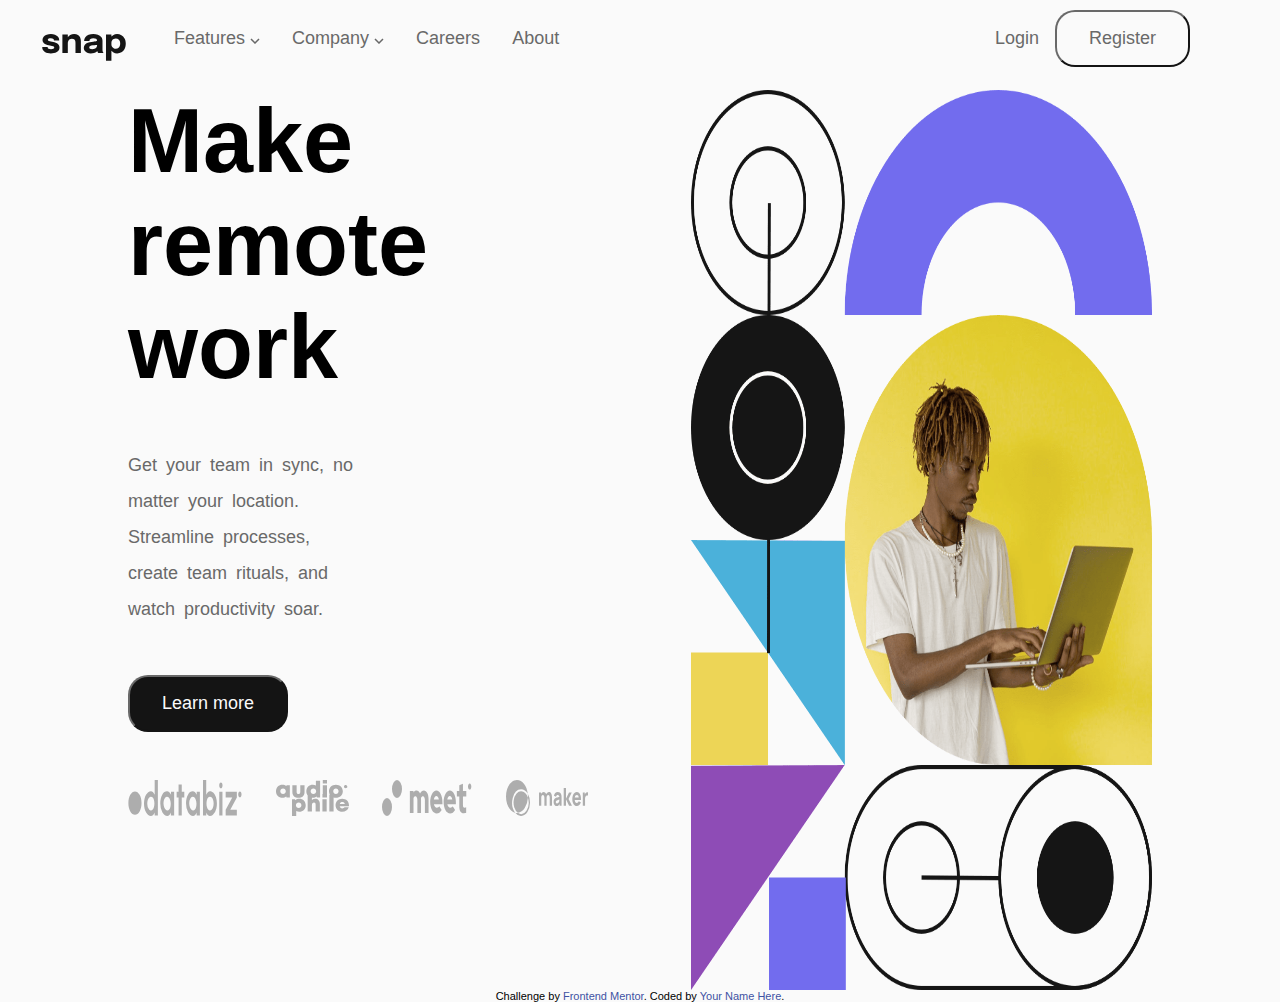
<file: intro-section-with-dropdown-navigation-main/index.html>
<!DOCTYPE html>
<html lang="en">
<head>
  <meta charset="UTF-8">
  <meta name="viewport" content="width=device-width, initial-scale=1.0"> <!-- displays site properly based on user's device -->

  <link rel="icon" type="image/png" sizes="32x32" href="./images/favicon-32x32.png">

  <link rel="stylesheet" href="style.css">
  
  <title>Frontend Mentor | Intro section with dropdown navigation</title>

  <!-- Feel free to remove these styles or customise in your own stylesheet 👍 -->
  <style>
    .attribution { font-size: 11px; text-align: center; }
    .attribution a { color: hsl(228, 45%, 44%); }
  </style>
</head>
<body>
  <header>
    <img id="logo" src="images/logo.svg" alt="">
    <nav>
      <ul>
      <li><div class="dropdown">
          <a data-dropdown-button class="dropdown-head" href="#">Features <img src="images/icon-arrow-down.svg" alt=""> </a>
          <div class="dropdown-menu">
            <ul>
              <li><a href="#">Todo List</a></li>
              <li><a href="#">Calendar</a></li>
              <li><a href="#">Reminders</a></li>
              <li><a href="#">Planning</a></li>
            </ul>
          </div>
        </div></li>
        <li><div class="dropdown">
          <a data-dropdown-button class="dropdown-head" href="#">Company <img src="images/icon-arrow-down.svg" alt=""> </a>
          <div class="dropdown-menu">
            <ul>
              <li><a href="#">History</a></li>
              <li><a href="#">Our Team</a></li>
              <li><a href="#">Blog</a></li>
            </ul>
          </div></li>
        <li><a href="#">Careers</a></li>
        <li><a href="#">About</a></li>
      </ul>
      <div class="">
        <ul>
          <li><a href="#">Login</a></li>
          <button>Register</button>
        </ul>
      </div>
    </nav>
  </header>
  <main>
    <div class="hero-text">
      <h1>Make <br> remote work</h1>
      <p>Get your team in sync, no matter your location. Streamline processes,
      create team rituals, and watch productivity soar.</p>
      <button>Learn more</button>
      <div class="logos">
        <img src="images/client-databiz.svg" alt="">
        <img src="images/client-audiophile.svg" alt="">
        <img src="images/client-meet.svg" alt="">
        <img src="images/client-maker.svg" alt="">
      </div>
    </div>
      <img id="hero-img" src="images/image-hero-desktop.png" alt="">
  </main>

  <!-- Features
  Company
  Careers
  About

  Login
  Register

  Make remote work

  Get your team in sync, no matter your location. Streamline processes, 
  create team rituals, and watch productivity soar.

  Learn more -->
  
  <div class="attribution">
    Challenge by <a href="https://www.frontendmentor.io?ref=challenge" target="_blank">Frontend Mentor</a>. 
    Coded by <a href="#">Your Name Here</a>.
  </div>
  <!-- <script src="main.js"></script> -->
</body>
</html>
</file>
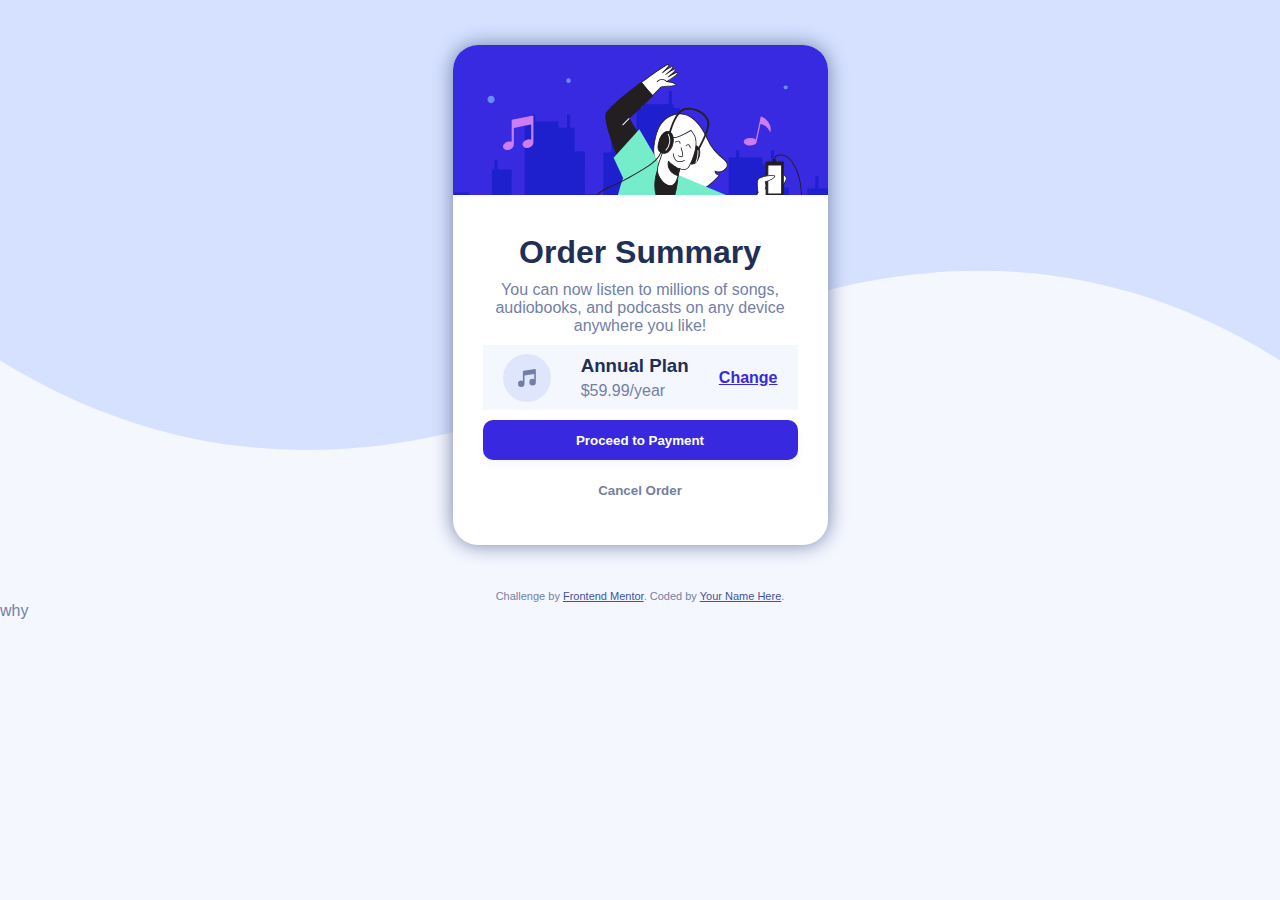
<file: order-summary-component/index.html>
<!DOCTYPE html>
<html lang="en">
  <head>
    <meta charset="UTF-8" />
    <meta name="viewport" content="width=device-width, initial-scale=1.0" />
    <!-- displays site properly based on user's device -->
<link rel="stylesheet" href="style.css">
    <link
      rel="icon"
      type="image/png"
      sizes="32x32"
      href="./images/favicon-32x32.png"
    />

    <title>Frontend Mentor | Order summary card</title>

    <!-- Feel free to remove these styles or customise in your own stylesheet 👍 -->
    <style>
      .attribution {
        font-size: 11px;
        text-align: center;
      }
      .attribution a {
        color: hsl(228, 45%, 44%);
      }
    </style>
  </head>
  <body>
    <main>
      <svg id="illustration-hero" xmlns="http://www.w3.org/2000/svg" xmlns:xlink="http://www.w3.org/1999/xlink" width="100%" height="30%">
        <defs>
          <path id="a" d="M0 0h450v220H0z" />
        </defs>
        <g fill="none" fill-rule="evenodd">
          <mask id="b" fill="#fff">
            <use xlink:href="#a" />
          </mask>
          <use fill="#382AE1" xlink:href="#a" />
          <path fill="#1E1FCD" fill-rule="nonzero"
            d="M218.812 46v13.368h1.685v3.623h6.303v77.983l12.758 6.699v-12.891h3.046v14.545l2.984 1.543v112.908L31.9 266.214v-72.237h7.013V124.52h2.548v-9.55h3.045v9.55h14.15l-.001.014v.196c-.01 2.072-.088 19.036-.094 31.525v3.018c.003 5.998.028 10.37.094 10.445.066.075.784.104 1.747.108h.5c2.152-.008 5.071-.108 5.071-.108v36.439h5.786V76.399h7.379v-7.156h3.045V76.4h23.111v6.395h8.79v-13.55h3.045v13.55h4.314v23.771h10.353v42.63h12.18v38.692h6.384v-80.419h8.04V95.156h3.044v12.312h22.117V63.022h6.455v-3.654h25.75V46h3.046zM15.842 147.489v4.151h3.198L25.475 265.9H-8l6.445-114.259H.962v-4.151h14.88z"
            mask="url(#b)" />
          <path fill="#1E1FCD" fill-rule="nonzero"
            d="M422.812 82v13.368h1.685v3.623h6.303v77.983l12.758 6.699v-12.891h3.046v14.545l2.984 1.543v112.908L235.9 302.214v-72.237h7.013V160.52h2.548v-9.55h3.045v9.55h14.15l-.001.014v.196c-.01 2.072-.088 19.036-.094 31.525v3.018c.003 5.998.028 10.37.094 10.445.066.075.784.104 1.747.108h.5c2.152-.008 5.071-.108 5.071-.108v36.439h5.786V112.399h7.379v-7.156h3.045v7.156h23.111v6.395h8.79v-13.55h3.045v13.55h4.314v23.771h10.353v42.63h12.18v38.692h6.384v-80.419h8.04v-12.312h3.044v12.312h22.117V99.022h6.455v-3.654h25.75V82h3.046zm-202.97 101.489v4.151h3.198l6.435 114.259H196l6.445-114.259h2.517v-4.151h14.88z"
            mask="url(#b)" />
          <g fill-rule="nonzero" mask="url(#b)">
            <path fill="#FFF"
              d="M224.743 27.894c-.147-2.117-9.625 4.042-9.625 4.042s8.029-6.159 7.34-7.698c-.688-1.54-9.734 5.196-9.734 5.196s8.257-6.351 6.982-7.707c-1.275-1.357-10.093 5.782-10.093 5.782s8.992-7.9 5.56-8.092c-1.541-.082-13.643 8.138-26.754 18.008 3.67 4.582 7.34 9.008 11.304 13.288 4.202-4.344 7.514-7.799 7.964-8.376 1.348-1.732 14.744-.577 14.799-2.694.055-2.117-8.826-3.08-8.826-3.08s11.23-6.552 11.083-8.669z" />
            <path fill="#231F20"
              d="M199.667 51.125a.404.404 0 01-.302-.128c-3.524-3.812-7.12-8.037-11.332-13.316a.421.421 0 01-.091-.311.458.458 0 01.165-.284c9.698-7.332 24.837-18.081 27.002-18.081.485-.046.942.234 1.12.687.293.825-.734 2.346-2.083 3.877 2.514-1.677 5.028-2.97 5.817-2.126.186.2.273.471.238.742-.064.751-.917 1.833-2.055 3.033 1.725-1.017 3.34-1.787 4.083-1.594a.77.77 0 01.55.43c.45.963-1.275 2.924-3.284 4.766 2.156-1.155 4.34-2.09 5.175-1.668a.834.834 0 01.468.715c.137 1.98-7.157 6.561-10.286 8.43 2.863.395 8.01 1.375 7.964 3.355 0 1.439-3.037 1.677-7.945 1.933-2.863.156-6.423.349-6.937 1.008-.514.66-3.028 3.281-7.991 8.413a.45.45 0 01-.276.12zM188.96 37.498c3.955 4.949 7.34 8.972 10.717 12.6 5.817-6.01 7.34-7.679 7.624-8.018.697-.916 3.322-1.1 7.551-1.329 2.496-.137 7.139-.384 7.157-1.118 0-1.072-4.367-2.208-8.45-2.657a.413.413 0 01-.358-.33.421.421 0 01.192-.45c5.441-3.152 11.01-7.11 10.937-8.247-.569-.394-4.68 1.613-8.982 4.408a.422.422 0 01-.477-.687c4.138-3.171 7.496-6.534 7.184-7.194-.615-.303-4.799 2.144-9.093 5.36a.422.422 0 01-.514-.668c2.634-2.034 6.845-5.728 6.955-6.983v-.1c-.514-.57-5.074 2.208-9.551 5.818a.432.432 0 01-.587-.064.403.403 0 010-.577c3.202-2.823 6.477-6.415 6.184-7.23 0-.083-.211-.12-.376-.129-1.257-.064-11.543 6.653-26.113 17.595z" />
            <path fill="#231F20"
              d="M153.058 68.876c-2.698 8.514 13.597 47.837 13.597 47.837l20.186-24.917c-.45-.77-10.653-18.493-10.653-18.493s15.057-13.92 23.452-22.59c-3.945-4.28-7.67-8.743-11.304-13.288-16.111 12.133-33.792 26.76-35.278 31.451z" />
            <path fill="#231F20"
              d="M166.655 117.117h-.1a.394.394 0 01-.313-.248c-.67-1.604-16.322-39.543-13.606-48.103 1.532-4.83 19.268-19.52 35.443-31.653a.404.404 0 01.56.064c4.193 5.26 7.78 9.476 11.295 13.27.14.157.14.393 0 .55-7.735 7.991-21.287 20.583-23.241 22.388a54892.79 54892.79 0 0010.505 18.218c.09.14.09.32 0 .459l-20.185 24.908a.404.404 0 01-.358.147zm21.635-79.133c-15.23 11.473-33.379 26.393-34.865 31.011-2.44 7.698 11.258 41.853 13.322 46.93l19.617-24.166-10.506-18.255a.421.421 0 01.083-.504c.146-.137 14.827-13.746 23.176-22.296-3.376-3.666-6.826-7.716-10.827-12.72z" />
            <path fill="#FFF"
              d="M201.044 109.529c1.651 11.418 9.257 21.077 17.515 29.902 4.945 5.242 11.01 10.576 18.25 10.237 3.458-.174 6.706-1.66 9.725-3.345a73.677 73.677 0 0019.974-16.212 4.476 4.476 0 01-4.468-3.995 8.854 8.854 0 009.175-1.027c5.615-4.453 2.89-8.385-1.404-11.702a51.724 51.724 0 01-15.551-19.62c-5.359-11.97-16.002-27.96-31.765-24.313-15.157 3.5-19.268 17.082-21.36 30.553a31.9 31.9 0 00-.091 9.522z" />
            <path fill="#231F20"
              d="M236.13 150.098c-7.111 0-13.02-5.223-17.874-10.383-7.753-8.247-15.91-18.264-17.625-30.122a32.412 32.412 0 01.064-9.696c.918-5.773 2.376-13.169 5.835-19.162a23.56 23.56 0 0115.837-11.74c7.193-1.658 20.937-.678 32.25 24.551a51.119 51.119 0 0015.424 19.465c3.211 2.483 4.716 4.665 4.734 6.882 0 1.833-1.11 3.72-3.33 5.499a9.276 9.276 0 01-8.854 1.384 4.12 4.12 0 003.899 2.886.413.413 0 01.395.239.403.403 0 01-.065.449 73.292 73.292 0 01-20.084 16.358c-2.835 1.576-6.24 3.216-9.91 3.39h-.697zm-9.295-80.773c-1.439 0-2.873.164-4.276.486-14.89 3.446-18.91 16.55-21.038 30.242a31.616 31.616 0 00-.064 9.439c1.679 11.638 9.744 21.536 17.432 29.674 4.882 5.186 10.818 10.447 17.92 10.08 3.495-.165 6.789-1.76 9.542-3.29a72.532 72.532 0 0019.267-15.533 4.924 4.924 0 01-4.018-4.316.403.403 0 01.183-.376.395.395 0 01.413 0 8.431 8.431 0 008.707-.972c2.01-1.603 3.028-3.225 3.01-4.83 0-1.905-1.45-3.94-4.404-6.222a52.017 52.017 0 01-15.672-19.776c-9.074-20.308-19.662-24.606-27.002-24.606z" />
            <path fill="#FFF"
              d="M305.851 145.37c-.642 2.538-11.184 21.343-11.184 21.343l13.763 7.432s12.45-20.84 13.514-22.223c1.065-1.384 10.093-13.398 11.323-17.613 1.23-4.216-7.45-7.332-11.01-6.993-3.56.34-15.763 15.515-16.406 18.054z" />
            <path fill="#231F20"
              d="M308.411 174.567a.361.361 0 01-.193-.055l-13.762-7.432a.403.403 0 01-.202-.257.394.394 0 010-.32c3.67-6.48 10.634-19.246 11.139-21.234.679-2.694 13.02-18.044 16.744-18.328 2.707-.23 8.35 1.41 10.616 4.15a3.598 3.598 0 01.844 3.373c-1.312 4.582-11.295 17.632-11.386 17.76-1.046 1.348-13.369 21.994-13.497 22.178a.395.395 0 01-.303.165zm-13.166-8.028l13.02 7.047c1.678-2.813 12.33-20.62 13.33-21.92 2.102-2.75 10.149-13.637 11.25-17.477a2.747 2.747 0 00-.689-2.611c-2.064-2.502-7.431-4.06-9.89-3.85-3.358.294-15.451 15.58-16.011 17.742-.606 2.392-9.487 18.347-11.01 21.069z" />
            <path fill="#231F20"
              d="M301.897 153.498l-12.295 14.975-26.516-17.751-11.295 21.004s37.554 28.161 42.876 25.467c5.321-2.694 21.442-35.924 21.442-35.924l-14.212-7.77z" />
            <path fill="#231F20"
              d="M293.814 197.761c-7.744 0-38.6-22.965-42.27-25.714a.412.412 0 01-.11-.514l11.294-21.004a.404.404 0 01.578-.147l26.195 17.55 12.066-14.663a.395.395 0 01.504-.1l14.258 7.77a.412.412 0 01.165.532c-.66 1.366-16.267 33.385-21.662 36.107-.32.141-.67.204-1.018.183zm-41.509-26.154c10.607 7.927 38.031 27.327 42.206 25.229 4.853-2.466 19.387-31.855 21.103-35.392l-13.616-7.433-12.084 14.718a.386.386 0 01-.532.083l-26.158-17.513-10.919 20.308zM313.155 116.878l-.12 36.62h17.351v-36.62z" />
            <path fill="#231F20"
              d="M330.386 153.938h-17.35a.404.404 0 01-.404-.412l.11-36.657a.413.413 0 01.413-.403h17.23c.224 0 .404.18.404.403v36.657a.403.403 0 01-.403.412zm-16.938-.806h16.516v-35.85H313.54l-.092 35.85z" />
            <path fill="#FFF" d="M314.916 120.113l-.091 28.776h13.781v-28.776z" />
            <path fill="#231F20"
              d="M328.606 149.301h-13.763a.404.404 0 01-.294-.119.403.403 0 01-.119-.302l.083-28.767a.422.422 0 01.422-.412h13.689c.228 0 .413.184.413.412v28.776a.413.413 0 01-.431.412zm-13.36-.861h12.938v-27.905h-12.846l-.091 27.905z" />
            <path fill="#FFF"
              d="M305.099 147.276s-2.587-12.335 1.294-14.269c3.88-1.933 17.221-4.197 15.157-1.173s-9.294 4.894-9.294 4.894 1.486 4.316-.147 7.377" />
            <path fill="#231F20"
              d="M305.099 147.688a.404.404 0 01-.404-.33c-.11-.513-2.615-12.674 1.514-14.727 3.35-1.658 14.157-3.794 15.735-1.997a1.09 1.09 0 01-.055 1.438c-1.835 2.75-7.496 4.49-9.11 4.95.339 1.2 1.11 4.636-.303 7.33a.422.422 0 01-.57.165.43.43 0 01-.173-.568c1.532-2.859.137-6.992.119-7.038a.412.412 0 010-.33.44.44 0 01.266-.21c.073 0 7.101-1.833 9.056-4.72.137-.202.174-.348.11-.422-.991-1.136-11.01.367-14.735 2.2-2.946 1.466-1.762 10.456-1.065 13.801a.412.412 0 01-.32.495l-.065-.037z" />
            <path fill="#75ECCA"
              d="M209.173 123.32l-22.855-39.185-25.69 28.491 9.541 20.546s-14.68 34.705-14.68 102.73c0 0 78.154-.339 97.825-.339l-25.69-39.91s6.423-18.493 9.735-23.112l19.13 10.402 22.37-30.434-69.686-29.188z" />
            <path fill="#231F20"
              d="M208.843 160.674c12.615 7.331 15.597-22.47 16.157-28.922.256-1.775.15-3.583-.312-5.316-.725-2.199-2.422-3.903-4.12-5.498-2.027-1.833-4.367-3.757-7.129-3.876a8.26 8.26 0 00-6.578 3.436 20.15 20.15 0 00-3.156 6.983c-2.973 10.365-2.863 21.307 2.871 30.728a6.591 6.591 0 001.991 2.263l.276.202z" />
            <path fill="#231F20"
              d="M212.614 162.232a7.934 7.934 0 01-3.973-1.21l-.285-.174a6.903 6.903 0 01-2.12-2.401c-5.256-8.642-6.266-19.373-2.917-31.048a20.562 20.562 0 013.22-7.12 8.6 8.6 0 016.919-3.593c2.826.119 5.22 1.988 7.34 3.986 1.725 1.586 3.468 3.336 4.23 5.636.473 1.793.586 3.662.33 5.499-.853 9.613-3.303 26.264-10.093 29.774a5.725 5.725 0 01-2.651.65zm.568-44.74a7.875 7.875 0 00-6.01 3.281 19.801 19.801 0 00-3.073 6.846c-3.294 11.455-2.312 21.994 2.826 30.406a6.17 6.17 0 001.835 2.136l.266.155c2.184 1.274 4.11 1.448 5.881.532 4.716-2.438 8.258-13.05 9.671-29.133a13.135 13.135 0 00-.294-5.16c-.697-2.116-2.358-3.775-4.01-5.296-2.054-1.888-4.302-3.666-6.871-3.767h-.22zm33.306-12.701c1.165 4.224-.743 9.604-3.606 12.729-1.908 2.062-6.092 2.612-6.936-.743a17 17 0 012.174-13.04c1.835-3.015 5.35-4.738 7.607-.862.335.603.591 1.247.761 1.916z" />
            <path fill="#231F20"
              d="M239.084 119.582a4.414 4.414 0 01-1.046-.12 3.393 3.393 0 01-2.487-2.593 17.477 17.477 0 012.184-13.334c1.285-2.062 3.101-3.308 4.799-3.299.963 0 2.349.45 3.505 2.447.364.63.648 1.305.844 2.007 1.266 4.582-.918 10.08-3.67 13.105a5.729 5.729 0 01-4.13 1.787zm3.404-18.54c-1.395 0-2.945 1.11-4.065 2.906a16.634 16.634 0 00-2.083 12.729c.19.978.93 1.758 1.9 1.997a4.765 4.765 0 004.34-1.43c2.587-2.803 4.697-8.091 3.523-12.343a7.711 7.711 0 00-.762-1.833c-.78-1.338-1.725-2.025-2.816-2.035l-.037.01z" />
            <path fill="#FFF"
              d="M226.808 123.696c-1.836 7.03-3.67 23.04-15.369 14.663a14.835 14.835 0 01-3.101-3.317c-5.762-7.67-4.12-12.51-1.138-20.931 1.285-3.666 2.395-7.332 3.67-10.997 1.276-3.666 3.377-7.112 5.12-10.585-.064.12 5.734.916 11.533-1.714 5.799-2.63 10.597-5.36 10.597-5.36 1.57 2.345 3.267 4.123 4.102 6.91.77 2.702.992 5.53.651 8.32-.734 6.846-3.477 14.25-6.588 20.363-3.11 6.112-9.477 2.648-9.477 2.648z" />
            <path fill="#231F20"
              d="M217.348 141.172c-1.835 0-3.881-.824-6.157-2.456a15.32 15.32 0 01-3.193-3.409c-5.936-7.908-4.147-12.958-1.192-21.315.614-1.76 1.202-3.565 1.77-5.307.615-1.878 1.248-3.812 1.927-5.709a60.45 60.45 0 013.624-7.725c.514-.972 1.028-1.943 1.514-2.914a.413.413 0 01.56-.184 21.125 21.125 0 0011.148-1.723 155.555 155.555 0 0010.56-5.351.432.432 0 01.56.137c.395.587.79 1.136 1.184 1.677a17.241 17.241 0 012.972 5.334c.783 2.76 1.01 5.647.67 8.495-.67 6.13-3.018 13.416-6.633 20.5a6.695 6.695 0 01-3.973 3.602 8.515 8.515 0 01-5.625-.504 96.92 96.92 0 00-.568 2.391c-1.212 5.251-2.863 12.455-7.24 14.104a5.51 5.51 0 01-1.908.357zm-1.101-48.176c-.44.917-.918 1.76-1.376 2.64a60.01 60.01 0 00-3.579 7.624c-.67 1.833-1.302 3.813-1.917 5.682-.615 1.87-1.156 3.556-1.78 5.324-2.964 8.377-4.588 12.986 1.082 20.537a14.55 14.55 0 003.01 3.235c2.88 2.071 5.34 2.75 7.34 1.998 3.954-1.494 5.505-8.43 6.716-13.499.248-1.063.468-2.062.698-2.914a.43.43 0 01.605-.266 8.01 8.01 0 005.505.67 5.842 5.842 0 003.46-3.172c3.568-7 5.899-14.186 6.55-20.216a20.66 20.66 0 00-.642-8.156 16.573 16.573 0 00-2.881-5.086c-.33-.449-.67-.916-.99-1.384a164.07 164.07 0 01-10.295 5.187 22.044 22.044 0 01-11.506 1.796z" />
            <path fill="#231F20"
              d="M224.88 130.496s-5.679-1.292-8.257-6.011c-2.578-4.72-1.018-8.34-1.018-8.34s4.954 5.728 11.22 7.579l-1.944 6.772z" />
            <path fill="#231F20"
              d="M224.88 130.9h-.091c-.239-.056-5.89-1.384-8.533-6.205-2.642-4.82-1.11-8.54-1.046-8.697a.404.404 0 01.312-.238.422.422 0 01.367.129c0 .055 4.964 5.663 11.01 7.46a.404.404 0 01.276.503l-1.9 6.754a.404.404 0 01-.394.293zm-9.12-13.958a10.217 10.217 0 001.203 7.332c2.1 3.83 6.358 5.333 7.633 5.709l1.716-6.003c-5.074-1.622-9.184-5.599-10.551-7.038zm12.598-4.792a7.64 7.64 0 01-3.275-1.027.406.406 0 11.403-.705c.707.403 2.753 1.32 3.67.723.597-.384-.055-4.15-1.431-8.247a.406.406 0 11.77-.257c.827 2.447 2.579 8.248 1.093 9.164-.369.23-.795.351-1.23.349z" />
            <path fill="#231F20"
              d="M226.68 117.117a6.135 6.135 0 01-2.753-.605c-2.294-1.137-3.67-3.803-4.148-7.927a.413.413 0 01.358-.45.404.404 0 01.45.358c.431 3.83 1.67 6.287 3.67 7.331 3.055 1.512 6.955-.779 6.991-.797a.404.404 0 01.56.138.412.412 0 01-.138.559 11.02 11.02 0 01-4.99 1.393zm.43-18.292a.404.404 0 01-.403-.376c-.065-.916-.33-1.475-.808-1.714-.917-.476-2.633.385-3.202.761a.407.407 0 01-.45-.678c.101-.064 2.45-1.586 4.01-.807a2.611 2.611 0 011.257 2.383.403.403 0 01-.376.43h-.028zm10.176 4.545a.404.404 0 01-.404-.366s-.184-2.016-1.33-2.75c-.991-.65-2.148.834-2.157.853a.404.404 0 01-.569.073.403.403 0 01-.082-.568c.56-.733 1.954-1.888 3.257-1.036 1.477.972 1.68 3.281 1.688 3.373a.403.403 0 01-.367.44l-.036-.019zm-32.27-2.217a8.138 8.138 0 00.735 4.26c1.302 2.411 4.514 3.392 7.138 2.613 6.854-2.026 10.148-15.048 4.964-20.162-4.817-4.747-10.286 2.75-11.414 7.176-.523 2.08-1.349 4.005-1.422 6.113z" />
            <path fill="#231F20"
              d="M211.054 108.695a6.424 6.424 0 01-5.661-3.089 8.34 8.34 0 01-.78-4.472c.126-1.534.434-3.047.917-4.509.166-.559.33-1.118.477-1.677.799-3.079 3.762-7.853 7.258-8.816a4.83 4.83 0 014.835 1.448c2.505 2.466 3.322 6.929 2.138 11.648-1.183 4.72-3.964 8.248-7.267 9.164a7.137 7.137 0 01-1.917.303zm-5.634-7.524a7.653 7.653 0 00.688 4.06 5.83 5.83 0 006.67 2.41c3.038-.917 5.607-4.197 6.708-8.605 1.1-4.408.376-8.615-1.918-10.878a4.03 4.03 0 00-4.055-1.256c-3.156.917-5.955 5.435-6.689 8.248a59.1 59.1 0 01-.477 1.705 18.63 18.63 0 00-.918 4.316h-.009z" />
            <path fill="#231F20"
              d="M243.12 109.208a.918.918 0 01-.788-1.393c.1-.165 10.276-16.88 12.02-27.3.632-3.776-1.047-7.606-4.726-10.805-5.028-4.362-12.533-6.314-17.846-4.637-9.45 2.988-14.478 24.743-14.533 24.927a.918.918 0 01-1.79-.403c.212-.917 5.322-22.975 15.773-26.274 5.973-1.879 14.029.174 19.598 5.003 4.184 3.666 6.083 8.065 5.34 12.491-1.835 10.777-11.845 27.254-12.267 27.951a.918.918 0 01-.78.44z" />
            <path fill="#231F20"
              d="M292.868 239a31.312 31.312 0 01-9.68-1.567 31.764 31.764 0 01-10.156-5.902c-5.092-4.115-9.579-9.027-13.919-13.746-2.752-3.015-5.597-6.13-8.57-9.008-9.312-9.018-18.56-13.82-27.525-14.26-12.056-.605-22.745 6.278-32.489 13.801-.917.733-1.908 1.494-2.881 2.264-7.881 6.24-16.818 13.306-27.828 11.648-7.505-1.128-13.332-6.296-16.892-10.43-8.762-10.18-12.845-24.743-10.817-38.865 2.147-15.212 10.634-25.934 25.232-31.873 12.083-4.911 23.488-11.785 34.526-18.429l.091-.045c6.836-4.124 14.093-9.403 16.048-17.32a.471.471 0 01.917.22c-2.037 8.247-9.469 13.663-16.47 17.878l-.082.055c-11.065 6.663-22.506 13.554-34.654 18.494-14.277 5.8-22.571 16.275-24.672 31.158-1.964 13.856 2 28.106 10.57 38.086 3.459 4.023 9.101 9.045 16.331 10.127 10.616 1.603 19.011-5.04 27.122-11.456l2.89-2.272c9.891-7.634 20.745-14.617 33.095-13.994 9.175.458 18.625 5.343 28.103 14.516 2.991 2.905 5.845 6.03 8.607 9.054 4.312 4.729 8.771 9.614 13.817 13.682a30.956 30.956 0 009.854 5.746c12.396 3.996 24.773.064 36.875-11.693 17.956-17.485 28.076-43.988 27.755-72.8-.147-13.453-2.66-23.965-7.689-32.148-2.027-3.309-4.587-6.993-8.753-8.835-2.128-.916-7.12-1.264-9.046 1.44-.734 1.035-.808 2.254-.918 3.802 0 .67-.092 1.42-.193 2.236a.463.463 0 01-.917-.119c.11-.788.147-1.493.193-2.172.1-1.63.192-3.033 1.082-4.28 2.239-3.143 7.726-2.813 10.166-1.74 4.441 1.942 7.056 5.764 9.175 9.164 5.12 8.33 7.67 18.997 7.827 32.624.32 29.032-9.891 55.81-28.03 73.46-9.194 8.99-18.617 13.49-28.095 13.499zM204.172 37.022a.477.477 0 01-.348-.156.467.467 0 010-.65c2.018-1.751 4.019-2.52 5.954-2.301a6.424 6.424 0 014.166 2.374c.145.206.1.49-.1.641a.46.46 0 01-.643-.1 5.58 5.58 0 00-3.523-2.026c-1.67-.193-3.432.513-5.249 2.09a.45.45 0 01-.257.128z" />
            <path fill="#231F20"
              d="M231.505 185.39a.478.478 0 01-.192 0 .43.43 0 01-.184-.569l11.579-23.185a.417.417 0 01.743.376l-11.57 23.148a.413.413 0 01-.376.23zm-21.57 4.518c-13.259 0-28.838-4.29-29.7-4.528a.422.422 0 11.22-.806c.284.073 28.103 7.744 40.967 2.84.218-.08.46.031.541.248a.403.403 0 01-.239.532 34.077 34.077 0 01-11.79 1.714zM320.403 114.312h2v2.969h-2z" />
            <path fill="#231F20"
              d="M322.403 117.685h-2a.413.413 0 01-.413-.404v-2.969a.403.403 0 01.413-.403h2c.223 0 .404.18.404.403v2.97a.403.403 0 01-.404.403zm-1.596-.816H322v-2.153h-1.193v2.153z" />
            <path fill="#FFF"
              d="M213.026 105.661l-.66-.641a13.34 13.34 0 002.358-15.763l.789-.467a14.283 14.283 0 01-2.487 16.871zm30.278 12.024l-.853-.34c2.68-6.9 2-11.995 2-12.041l.918-.128c.018.192.706 5.36-2.065 12.509zM169.236 79.78l6.647-6.787.655.64-6.646 6.788zM289.407 168.901l.403-.823 7.062 3.453-.403.824z" />
            <path fill="#CD7DF3"
              d="M53.797 105.082c-.386-.091-.799-.155-1.175-.284a3.503 3.503 0 01-2.514-2.392 3.662 3.662 0 01.55-2.978 6.67 6.67 0 014.423-2.896c1.184-.266 1.716-.201 3.597.257V74.72l21.727-4.343v26.988a4.58 4.58 0 01-1.606 3.666 6.777 6.777 0 01-6.634 1.631 3.366 3.366 0 01-2.514-2.383 3.552 3.552 0 01.542-2.969 6.616 6.616 0 014.44-2.896 6.301 6.301 0 013.56.257V79.496l-1.541.302a5773.252 5773.252 0 01-15.479 3.089c-.284.055-.33.165-.33.421v16.093a4.92 4.92 0 01-2.12 4.206 7.271 7.271 0 01-3.467 1.411 1.58 1.58 0 00-.193.064h-1.266zm343.808 63.248v-.523a2.802 2.802 0 00-.523-1.328 5.832 5.832 0 00-1.77-1.677 6.528 6.528 0 00-2.303-.917c-.521-.1-1.057-.1-1.578 0h-.138a1.108 1.108 0 010-.183c.092-.358.183-.706.284-1.045l1.835-6.415c.67-2.328 1.35-4.655 2.019-6.983v-.137l-.642-.055a11.426 11.426 0 00-5.13.916 7.402 7.402 0 00-3.587 3.143c-.23.404-.403.834-.596 1.265-.129.275-.23.568-.349.852a.467.467 0 000 .12l.23-.138c.728-.478 1.492-.9 2.284-1.265a8.156 8.156 0 013.9-.696 7.136 7.136 0 011.688.376.76.76 0 000 .137c-1.113 3.861-2.217 7.72-3.312 11.574a.53.53 0 000 .211c.078.682.367 1.322.825 1.833a6.045 6.045 0 002.147 1.659l.716.311.66.193h.184a4.18 4.18 0 001.652 0c.459-.065.879-.293 1.183-.642.1-.139.191-.282.276-.43l.045-.156zm-326.47 9.016c0-.22 0-.45.102-.67.16-.604.477-1.157.917-1.603a7.68 7.68 0 012.624-1.787 8.413 8.413 0 013.138-.706 5.511 5.511 0 012.028.321l.174.064c.005-.079.005-.159 0-.238 0-.467-.092-.916-.147-1.393-.348-2.89-.7-5.77-1.055-8.642-.385-3.134-.78-6.259-1.165-9.384v-.183c.284 0 .569 0 .835.064 2.281.227 4.479.977 6.423 2.19a9.643 9.643 0 013.954 4.766c.2.57.369 1.152.505 1.74.11.386.183.78.275 1.174a.293.293 0 010 .156l-.266-.23a22.815 22.815 0 00-2.68-2.089 10.44 10.44 0 00-4.853-1.677 9.241 9.241 0 00-2.248.128c.005.058.005.117 0 .175.612 5.18 1.239 10.373 1.881 15.579a.65.65 0 010 .265 4.316 4.316 0 01-1.44 2.227 7.71 7.71 0 01-3.102 1.686c-.32.101-.651.175-.972.257l-.918.11H75a5.4 5.4 0 01-2.13-.293 2.44 2.44 0 01-1.375-1.054 4.634 4.634 0 01-.276-.614l-.082-.34zm219.697-81.28c.119-.238.22-.485.357-.705a4.393 4.393 0 011.689-1.457 9.276 9.276 0 013.67-.99 10.104 10.104 0 013.817.43 6.36 6.36 0 012.165 1.165l.174.137a1.63 1.63 0 00.11-.266c.138-.54.266-1.081.386-1.631l2.202-10.172c.789-3.666 1.575-7.35 2.358-11.052l.046-.22c.32.137.624.256.917.394a17.815 17.815 0 016.368 4.985 11.484 11.484 0 012.605 6.937c0 .72-.036 1.439-.11 2.154 0 .486-.1.916-.156 1.439a.394.394 0 01-.055.165l-.22-.358a26.572 26.572 0 00-2.202-3.4 12.402 12.402 0 00-4.826-3.803 10.543 10.543 0 00-2.587-.724h-.065a1.42 1.42 0 01-.046.211l-3.963 18.274a.916.916 0 01-.12.302 5.192 5.192 0 01-2.495 1.952 9.396 9.396 0 01-4.166.687c-.403 0-.798-.055-1.202-.091l-1.055-.22-.174-.074a6.425 6.425 0 01-2.285-1.164 3.033 3.033 0 01-1.147-1.732 7.58 7.58 0 01-.064-.797l.074-.376z" />
            <path fill="#698DFF"
              d="M38.092 50.8c-4.725 0-4.734 7.331 0 7.331 4.735 0 4.735-7.33 0-7.33zm357 8c-4.725 0-4.734 7.331 0 7.331 4.735 0 4.735-7.33 0-7.33zm-60.38-16.883a1.933 1.933 0 00-.467-.806l-.376-.284a1.837 1.837 0 00-.918-.257h-.514a1.34 1.34 0 00-.706.165c-.23.07-.435.2-.596.376a1.43 1.43 0 00-.377.586c-.115.217-.169.461-.156.706l.065.495c.086.304.247.58.468.806l.376.285c.279.161.595.246.917.247h.514c.245.014.49-.04.707-.156.226-.075.43-.204.596-.376a2.07 2.07 0 00.532-1.3c-.018-.157-.046-.322-.064-.487zm-219.15-8.568c-2.955 0-2.964 4.582 0 4.582 2.963 0 2.954-4.582 0-4.582zm264.333 44.49c-2.955 0-2.955 4.583 0 4.583 2.954 0 2.954-4.582 0-4.582z" />
          </g>
        </g>
      </svg>
      <section class="down-below">

        <h1>Order Summary</h1>
        
        <p>
        You can now listen to millions of songs, audiobooks, and podcasts on any
        device anywhere you like!
      </p>
      
      <section class="plan-section">
        <svg xmlns="http://www.w3.org/2000/svg" width="48" height="48">
          <g fill="none" fill-rule="evenodd">
            <circle cx="24" cy="24" r="24" fill="#DFE6FB" />
            <path fill="#717FA6" fill-rule="nonzero"
            d="M32.574 15.198a.81.81 0 00-.646-.19L20.581 16.63a.81.81 0 00-.696.803V26.934a3.232 3.232 0 00-1.632-.44A3.257 3.257 0 0015 29.747 3.257 3.257 0 0018.253 33a3.257 3.257 0 003.253-3.253v-8.37l9.726-1.39v5.327a3.232 3.232 0 00-1.631-.441 3.257 3.257 0 00-3.254 3.253 3.257 3.257 0 003.254 3.253 3.257 3.257 0 003.253-3.253V15.81a.81.81 0 00-.28-.613z" />
          </g>
        </svg>      
        <div><h3>Annual Plan</h3>
          <p>$59.99/year</p>
        </div>
        <a href="">Change</a>
        
      </section>
      <button class="payment">Proceed to Payment</button>
      <button class="cancel">Cancel Order</button>
      
    </section>
    </main>
    <div class="attribution">
        Challenge by
        <a href="https://www.frontendmentor.io?ref=challenge" target="_blank"
        >Frontend Mentor</a
        >. Coded by <a href="#">Your Name Here</a>.
    </div>
    <p>why</p>
  </body>
</html>
</file>
<file: intro-section-with-dropdown-navigation-main/style.css>
@font-face {
    font-family: Epilogue;
    src: url(https://fonts.google.com/specimen/Epilogue);
}
* {
    margin: 0;
    padding: 0;
    box-sizing: border-box;
    font-family: Epilogue, -apple-system, BlinkMacSystemFont, 'Segoe UI', Roboto, Oxygen, Ubuntu, Cantarell, 'Open Sans', 'Helvetica Neue', sans-serif;
    font-weight: 500;
}

body {
    font-size : 18px;
    background-color: hsl(0, 0%, 98%);
    
}

header {
    padding: 10px;
    width: 95vw;
    height: 10vh;
    align-items: center;
}

img#logo {
    display: block;
    margin: 1.5rem 2rem;
}


 nav {
    margin: 0 1rem;
    align-items: center;
    display: flex;
    justify-content: space-between;
}


header button {
    color: hsl(0, 0%, 41%);
    background-color: hsl(0, 0%, 98%);
    padding: 1rem 2rem;
    border-radius: 20px;
    font-size: 1em;
}

#logo {
    float: left;
    margin: 0 1rem;
}

ul,p {
    color: hsl(0, 0%, 41%);
    align-items: center;
    display: flex;
    
}
li {
    list-style-type: none;
    margin: 0 1rem;
    align-self: center;
}

main {
    margin: auto;
    width: 80vw;
    height: 100vh;
    display: grid;
    grid-template-columns: repeat(2,1fr);
    gap: 10%;
}
.hero-text {
    height: 90%;
}

.hero-text * {
    margin-bottom: 3rem;
}

.logos {
    width: 100%;
    display: flex;
    justify-content: space-between;
}

h1 {
    font-weight: 700;
    font-size: 5em;
}

p {
    margin: 2rem 0;
    width: 50%;
    word-spacing: 4px;
    line-height: 2;
    
}


#hero-img {
    height:100%;
    width: 100%;
}
button {
    cursor: pointer;
    border-color: hsl(0, 0%, 41%);
    font-size: 1em;
    padding: 1rem 2rem;
    border-radius: 20px;
    color: hsl(0, 0%, 98%);
    background-color: hsl(0, 0%, 8%);
}

.dropdown {
    position: relative
}

.dropdown-menu > ul{
    display: flex;
    flex-direction: column;
    
}

.dropdown-menu {
    position: absolute;
    left: 0;
    top: calc(100% + 0.5rem);
    background-color: white;
    box-shadow: 0 2px 2px 2px grey;
    opacity: 0;
    border-radius: 1em;
    pointer-events: none;
    transform: translateY(-10px);
    transition: opacity 0.2s ease-in-out, transform 0.2s ease-in-out;
}
.dropdown-menu * {
    margin: 10px;
    width: max-content;
}

.dropdown >.dropdown-head:focus + .dropdown-menu {
    opacity: 1;
    transform: translateY(0);
}
.dropdown >.dropdown-head:focus > img {
    transform: rotate(180deg);
    transition: transform 0.5s ease-in-out;
}

a{
    color: hsl(0, 0%, 41%);
    text-decoration: none;
}
a:focus,button:focus{
    color: hsl(0, 0%, 8%);
    background-color: hsl(0, 0%, 98%);
}


@media only screen and (max-width: 375px) {
    body {
        font-size: 12px;
    }
    main{

    }
    
    nav {
        height: 100vh;
        position: absolute;
        top: 0;
        right: -100px;
        /* align-items: center; */
        background-color: rgba(255, 255, 255, 0.8);
    }
    .dropdown-menu {
        box-shadow: none;
        border: none;
        position: absolute;
        opacity: 0;
        pointer-events: none;
        transition: opacity 0.2s ease-in-out;
    }
    .dropdown-menu * {
        margin: 10px;
        /* width: max-content; */
    }
    .dropdown >.dropdown-head:focus + .dropdown-menu {
        position: relative;
        opacity: 1;
        transform: translateY(0);
    }
    
    
    nav,ul,li {
        display: block;
    }
    ul li {
        margin: 10px 5px;
    }
    
    
}
</file>
<file: order-summary-component/style.css>
* {
    margin: 0;
    padding: 0;
    box-sizing: border-box;
    font-family: -apple-system, BlinkMacSystemFont, 'Segoe UI', Roboto, Oxygen, Ubuntu, Cantarell, 'Open Sans', 'Helvetica Neue', sans-serif;
    color: hsl(224, 23%, 55%);
}

body {
    font-size: 16px;
    background-size: 100vw 50vh;
    background-color: hsl(225, 100%, 98%);
    background-image: url(images/pattern-background-desktop.svg);
    background-repeat: no-repeat;
}

main {
    min-height: 500px;
    width: 90%;
    max-width: 375px;
    margin: 5vh auto;
    border-radius: 2px;
    background-color: white;
    text-align: center;
    border-radius: 25px;
    box-shadow: 0 0 20px hsl(224, 23%, 55%);
}
.down-below {
    margin: 3%;
    padding: 5%;
    display: flex;
    flex-direction: column;
}
.down-below * {
    margin: 5px 0;
}
h1,h3 {
    color: hsl(223, 47%, 23%);
}
.plan-section {
    width: 100%;
    display: flex;
    justify-content: space-between;
    align-items: center;
    background-color: hsl(225, 100%, 98%);
    padding: 0 20px;
    text-align: left;
}

.plan-section a {
    font-weight: 700;
    color: hsl(245, 75%, 52%);
}
.plan-section a:hover,
.plan-section a:active {
    text-decoration: none;
    opacity: 0.7;
}

button {
    border-radius: 10px;
    height: 40px;
    border-color: transparent;
    font-weight: bold;
}
.payment {
    background-color: hsl(245, 75%, 52%);
    color: white;
    box-shadow: 0 5px 10px hsl(225, 100%, 98%);
}
.payment:active,
.payment:hover,
.cancel:active,
.cancel:hover {
    cursor: pointer;
    opacity: 0.7;
}

.cancel {
    color: hsl(224, 23%, 55%);
    background-color: white;
}

#illustration-hero {
    border-radius: 25px 25px 0 0;
}
</file>
